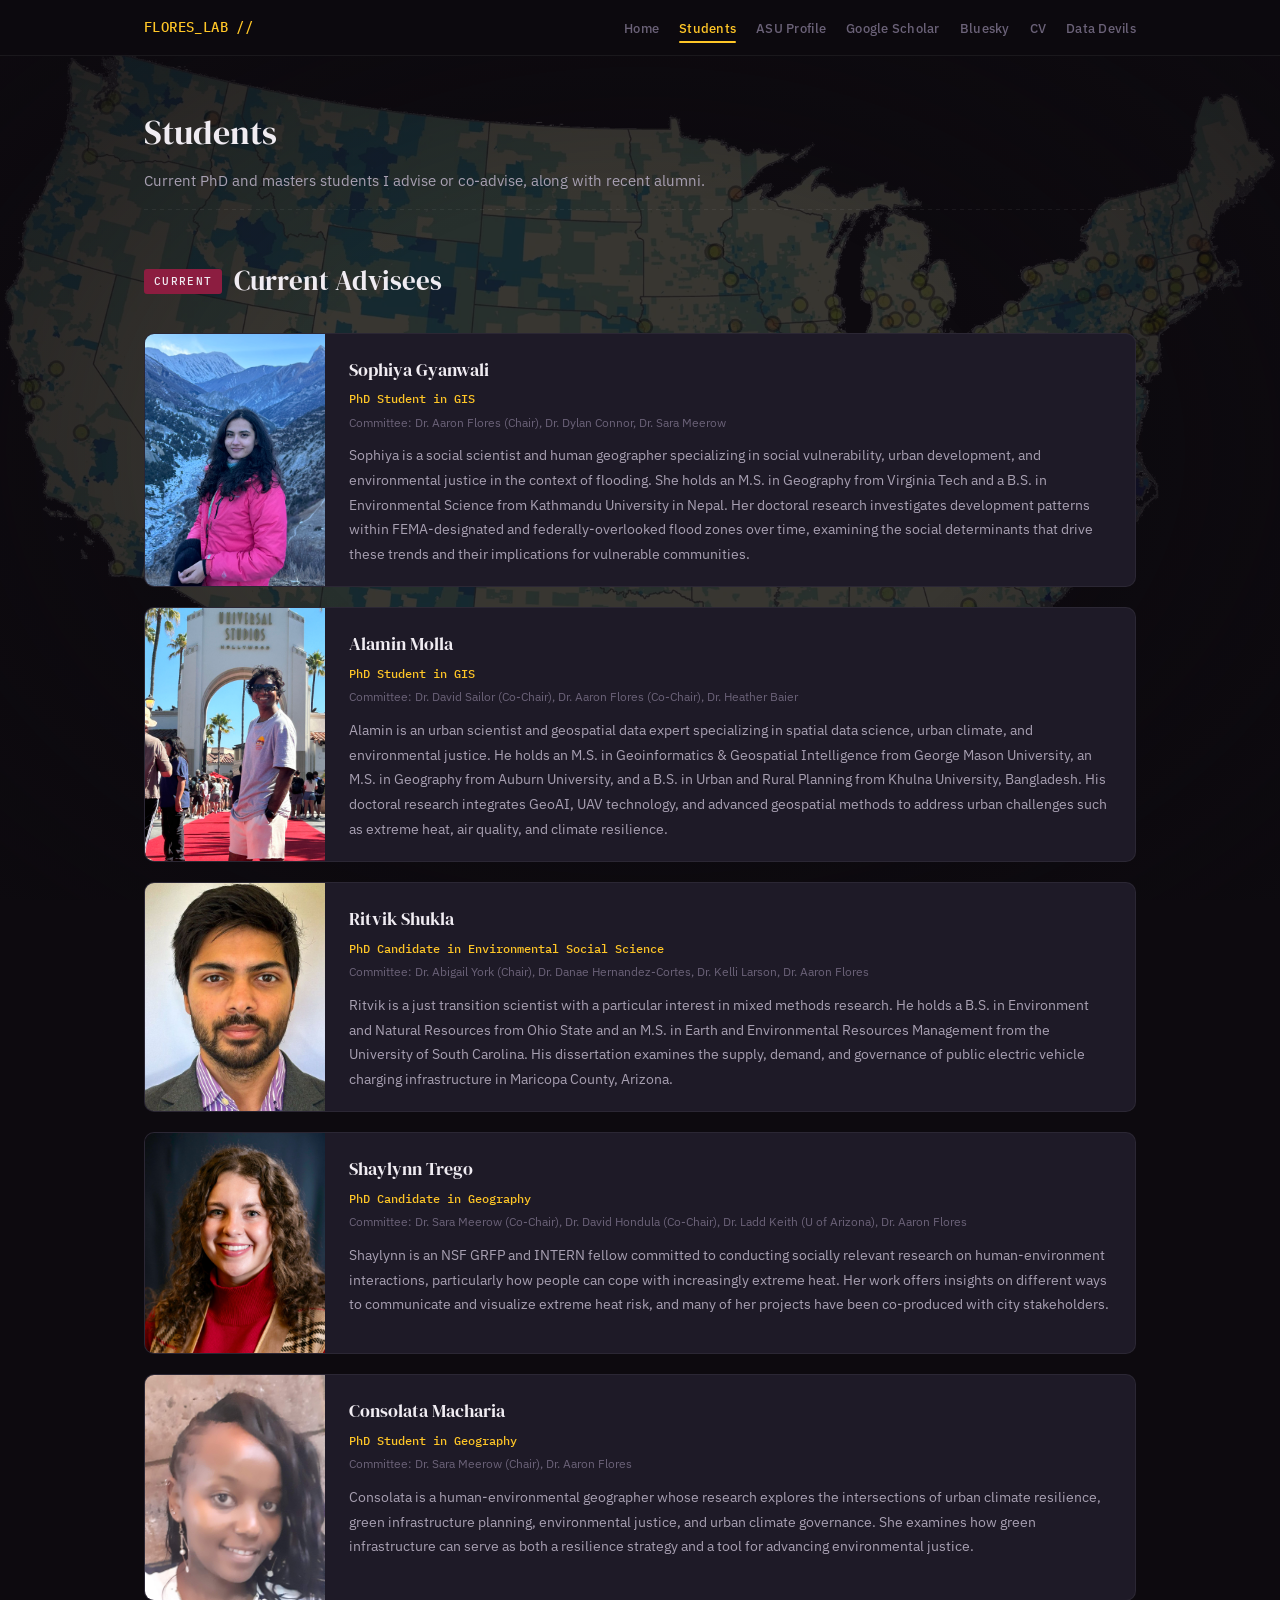
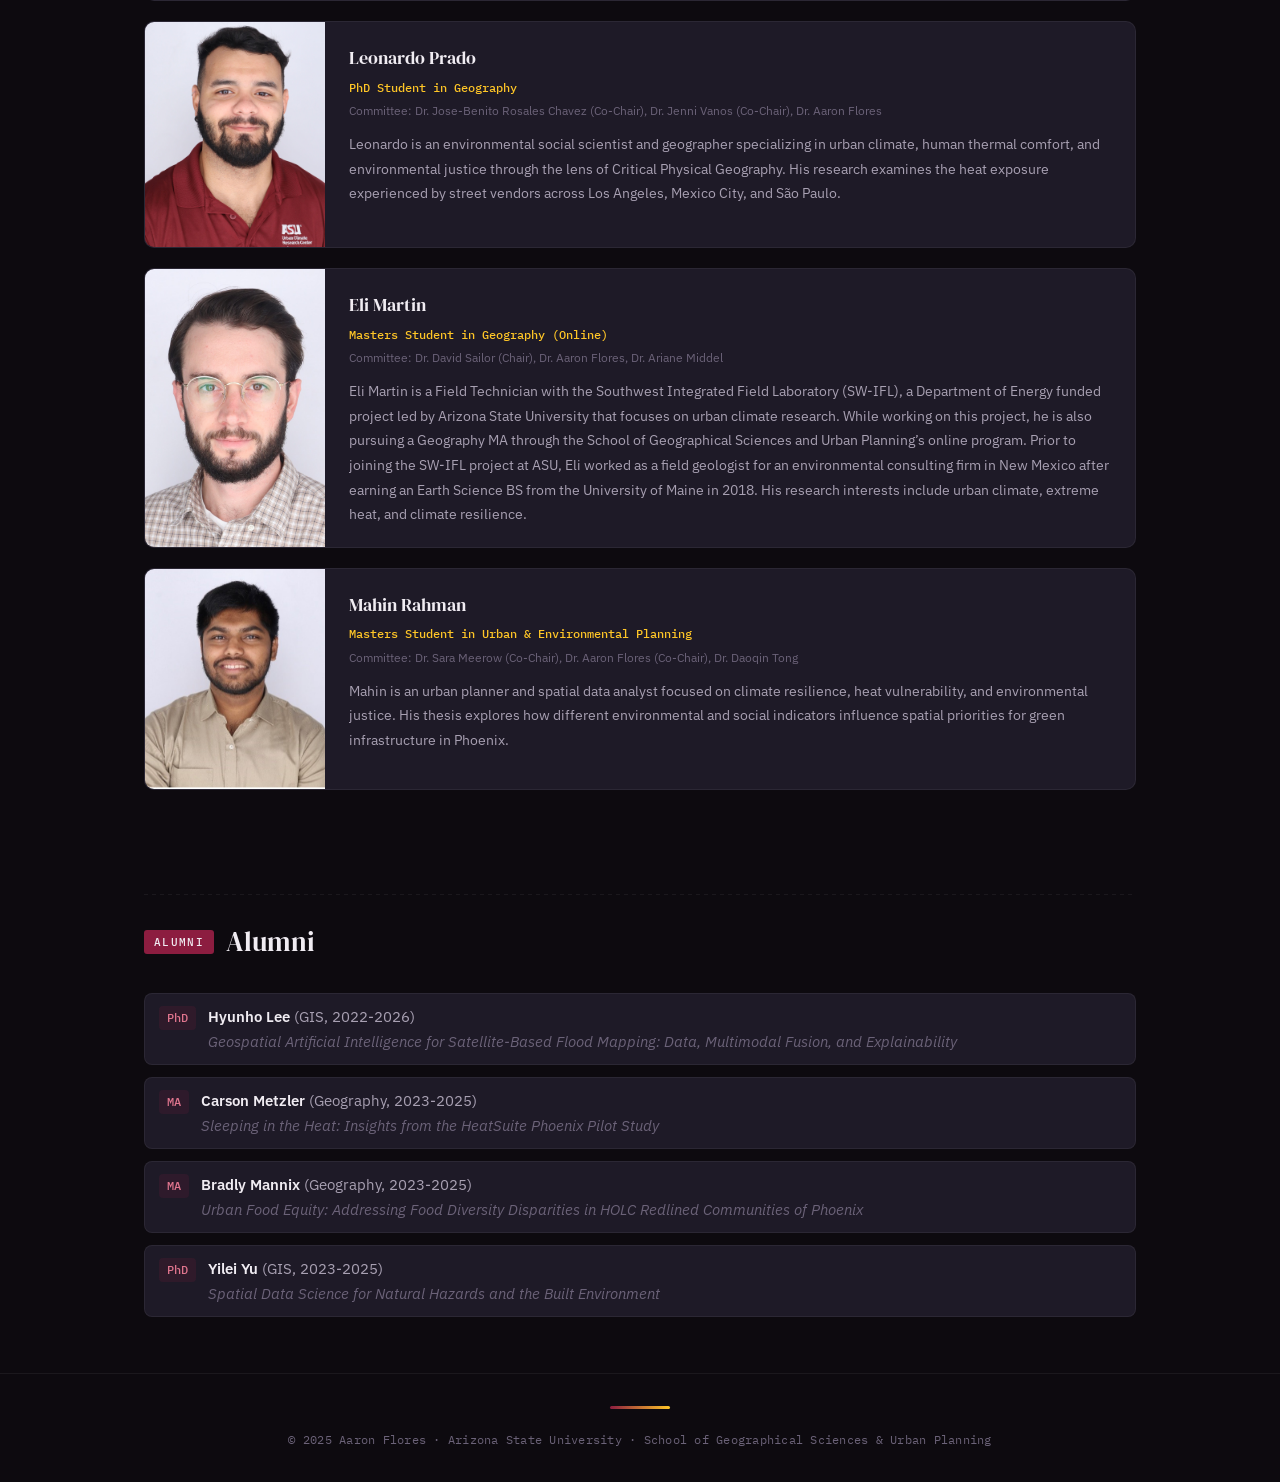
<file: students.html>
<!DOCTYPE html>
<html lang="en">
<head>
  <meta charset="UTF-8">
  <meta name="viewport" content="width=device-width, initial-scale=1.0">
  <title>Students | Dr. Aaron Flores</title>
  <meta name="description" content="Current and former students advised by Dr. Aaron Flores at Arizona State University.">
  <style>
/* ============================================
   Dr. Aaron Flores — Academic Site
   ASU Maroon & Gold + Hazards Theme
   ============================================ */

@import url('https://fonts.googleapis.com/css2?family=DM+Serif+Display&family=IBM+Plex+Sans:ital,wght@0,300;0,400;0,500;0,600;0,700;1,400&family=IBM+Plex+Mono:wght@400;500&display=swap');

*, *::before, *::after {
  box-sizing: border-box;
  margin: 0;
  padding: 0;
}

:root {
  --asu-maroon: #8C1D40;
  --asu-maroon-deep: #6A1631;
  --asu-maroon-glow: rgba(140, 29, 64, 0.15);
  --asu-maroon-subtle: rgba(140, 29, 64, 0.08);
  --asu-gold: #FFC627;
  --asu-gold-dim: #D4A520;
  --asu-gold-glow: rgba(255, 198, 39, 0.12);
  --asu-gold-subtle: rgba(255, 198, 39, 0.06);

  --bg-deep: #0D0A0F;
  --bg-primary: #110E14;
  --bg-elevated: #181520;
  --bg-card: #1E1A27;
  --bg-card-hover: #252131;

  --flood-blue: #3B9FD4;
  --flood-blue-dim: #2678A3;
  --flood-blue-glow: rgba(59, 159, 212, 0.14);
  --health-purple: #9B6FCF;
  --health-purple-dim: #7B52B0;
  --health-purple-glow: rgba(155, 111, 207, 0.14);
  --heat-orange: #E8722A;
  --heat-red: #D94040;
  --heat-yellow: #F0B429;
  --safe-teal: #36B5A0;
  --safe-teal-dim: rgba(54, 181, 160, 0.12);

  --text-primary: #F0ECF2;
  --text-secondary: #A8A0B2;
  --text-muted: #6B6278;
  --text-accent: #FFC627;

  --border: rgba(255, 255, 255, 0.06);
  --border-accent: rgba(140, 29, 64, 0.3);
  --border-gold: rgba(255, 198, 39, 0.2);

  --font-display: 'DM Serif Display', Georgia, serif;
  --font-body: 'IBM Plex Sans', system-ui, sans-serif;
  --font-mono: 'IBM Plex Mono', monospace;

  --max-width: 1040px;
  --nav-height: 56px;
}

html { scroll-behavior: smooth; }

body {
  font-family: var(--font-body);
  font-size: 17px;
  line-height: 1.7;
  color: var(--text-primary);
  background: var(--bg-deep);
  -webkit-font-smoothing: antialiased;
}

img { max-width: 100%; height: auto; display: block; }

a {
  color: var(--asu-gold);
  text-decoration: none;
  transition: color 0.2s;
}
a:hover { color: #FFD75C; }

::selection {
  background: rgba(140, 29, 64, 0.45);
  color: white;
}


/* ---- Background map (CONUS flood data) ---- */
body::before {
  content: '';
  position: fixed;
  inset: 0;
  z-index: 0;
  background-image: url('images/conus_bg.webp');
  background-size: cover;
  background-position: center;
  background-repeat: no-repeat;
  opacity: 0.18;
  pointer-events: none;
}

/* Subtle vignette to fade the map edges */
body::after {
  content: '';
  position: fixed;
  inset: 0;
  z-index: 0;
  background: radial-gradient(ellipse at center, transparent 0%, transparent 40%, rgba(13, 10, 15, 0.6) 100%);
  pointer-events: none;
}

/* ---- Navigation ---- */
.nav {
  position: sticky;
  top: 0;
  z-index: 100;
  background: rgba(13, 10, 15, 0.88);
  backdrop-filter: blur(16px);
  -webkit-backdrop-filter: blur(16px);
  border-bottom: 1px solid var(--border);
  height: var(--nav-height);
}

.nav-inner {
  max-width: var(--max-width);
  margin: 0 auto;
  padding: 0 1.5rem;
  height: 100%;
  display: flex;
  align-items: center;
  justify-content: space-between;
}

.nav-name {
  font-family: var(--font-mono);
  font-size: 0.85rem;
  font-weight: 500;
  color: var(--asu-gold);
  letter-spacing: 0.03em;
}

.nav-links {
  display: flex;
  align-items: center;
  gap: 1.25rem;
  list-style: none;
}

.nav-links a {
  font-size: 0.82rem;
  font-weight: 500;
  color: var(--text-muted);
  letter-spacing: 0.02em;
  padding: 6px 0;
  position: relative;
  transition: color 0.2s;
}
.nav-links a:hover { color: var(--text-secondary); }
.nav-links a.active { color: var(--asu-gold); }
.nav-links a.active::after {
  content: '';
  position: absolute;
  bottom: 0;
  left: 0; right: 0;
  height: 2px;
  background: var(--asu-gold);
  border-radius: 1px;
}

.nav-toggle {
  display: none;
  background: none;
  border: none;
  cursor: pointer;
  padding: 8px;
  color: var(--text-secondary);
}
.nav-toggle svg { width: 22px; height: 22px; }

/* ---- Layout ---- */
.container {
  max-width: var(--max-width);
  margin: 0 auto;
  padding: 0 1.5rem;
  position: relative;
  z-index: 1;
}

.section { padding: 3.5rem 0; }
.section + .section { border-top: 1px solid var(--border); }

/* ---- Section Headers ---- */
.section-header {
  display: flex;
  align-items: center;
  gap: 0.75rem;
  margin-bottom: 1.75rem;
}

.section-tag {
  font-family: var(--font-mono);
  font-size: 0.68rem;
  font-weight: 500;
  letter-spacing: 0.12em;
  text-transform: uppercase;
  padding: 3px 10px;
  border-radius: 3px;
  white-space: nowrap;
}

.section-tag.flood { background: var(--flood-blue); color: #061A26; }
.section-tag.health { background: var(--health-purple); color: #1A0E26; }
.section-tag.heat { background: var(--heat-orange); color: #1A0A02; }
.section-tag.air { background: var(--safe-teal); color: #041A16; }
.section-tag.community { background: var(--asu-gold); color: #1A1400; }
.section-tag.asu { background: var(--asu-maroon); color: #F0ECF2; }

.section-header h2 {
  font-family: var(--font-display);
  font-size: 1.7rem;
  font-weight: 400;
  color: var(--text-primary);
}

/* ---- Hero ---- */
.hero {
  padding: 4rem 0 3rem;
  border-bottom: 1px solid var(--border);
}

.hero-grid {
  display: grid;
  grid-template-columns: 240px 1fr;
  gap: 2.5rem;
  align-items: start;
}

.hero-photo {
  width: 240px;
  height: 300px;
  border-radius: 10px;
  object-fit: cover;
  border: 2px solid var(--border-accent);
}

.hero-photo-placeholder {
  width: 240px;
  height: 300px;
  border-radius: 10px;
  background: var(--bg-card);
  border: 2px solid var(--border-accent);
  display: flex;
  align-items: center;
  justify-content: center;
  position: relative;
  overflow: hidden;
}
.hero-photo-placeholder::before {
  content: '';
  position: absolute;
  inset: 0;
  background: linear-gradient(135deg, var(--asu-maroon-glow) 0%, transparent 50%, var(--asu-gold-subtle) 100%);
}
.hero-photo-placeholder span {
  font-family: var(--font-display);
  font-size: 3rem;
  color: var(--asu-maroon);
  position: relative;
  z-index: 1;
}

.hero-coords {
  font-family: var(--font-mono);
  font-size: 0.7rem;
  color: rgba(255, 255, 255, 0.7);
  margin-top: 8px;
  text-align: center;
  letter-spacing: 0.04em;
}

.hero-text h1 {
  font-family: var(--font-display);
  font-size: 2.75rem;
  font-weight: 400;
  line-height: 1.15;
  margin-bottom: 0.35rem;
}

.hero-title-line {
  font-size: 1.05rem;
  font-weight: 600;
  color: #E0758E;
  background: var(--asu-maroon-glow);
  display: inline-block;
  padding: 2px 10px;
  border-radius: 4px;
  margin-bottom: 0.25rem;
}

.hero-dept {
  font-size: 0.92rem;
  color: var(--text-secondary);
  margin-bottom: 1.25rem;
}

.hero-bio {
  font-size: 0.95rem;
  color: var(--text-secondary);
  line-height: 1.8;
  max-width: 660px;
}
.hero-bio + .hero-bio { margin-top: 0.75rem; }

/* ---- Affiliation logos ---- */
.affiliation-logos {
  display: flex;
  align-items: center;
  gap: 1.5rem;
  margin-top: 1.25rem;
  padding-top: 1rem;
  border-top: 1px solid var(--border);
}

.affiliation-logos img {
  height: 50px;
  width: auto;
  opacity: 0.85;
  transition: opacity 0.2s;
}
.affiliation-logos img:hover {
  opacity: 1;
}

/* ---- Stat strip ---- */
.stat-strip {
  display: flex;
  gap: 1px;
  margin-top: 1.5rem;
  background: var(--border);
  border-radius: 8px;
  overflow: hidden;
  max-width: 520px;
}

.stat-item {
  flex: 1;
  background: var(--bg-card);
  padding: 12px 16px;
  text-align: center;
}

.stat-value {
  font-family: var(--font-mono);
  font-size: 1.25rem;
  font-weight: 500;
  color: var(--text-primary);
}
.stat-value.maroon { color: #E0758E; }
.stat-value.gold { color: var(--asu-gold); }
.stat-value.blue { color: var(--flood-blue); }
.stat-value.orange { color: var(--heat-orange); }
.stat-value.teal { color: var(--safe-teal); }
.stat-value.purple { color: var(--health-purple); }

.stat-label {
  font-size: 0.68rem;
  font-weight: 500;
  letter-spacing: 0.08em;
  text-transform: uppercase;
  color: var(--text-muted);
  margin-top: 2px;
}

/* ---- Pills ---- */
.pill-row {
  display: flex;
  flex-wrap: wrap;
  gap: 0.5rem;
  margin-top: 1.25rem;
}

.pill {
  display: inline-flex;
  align-items: center;
  gap: 6px;
  font-size: 0.82rem;
  font-weight: 500;
  padding: 7px 14px;
  border-radius: 6px;
  background: var(--bg-card);
  color: var(--text-secondary);
  border: 1px solid var(--border);
  transition: all 0.2s;
}
.pill:hover {
  background: var(--bg-card-hover);
  color: var(--text-primary);
  border-color: var(--border-gold);
}
.pill svg { width: 14px; height: 14px; flex-shrink: 0; }

.pill-accent {
  background: var(--asu-maroon);
  color: white;
  border-color: var(--asu-maroon);
}
.pill-accent:hover {
  background: var(--asu-maroon-deep);
  color: white;
  border-color: var(--asu-maroon-deep);
}

/* ---- Research Cards ---- */
.research-grid {
  display: grid;
  grid-template-columns: 1fr;
  gap: 1.5rem;
}

.research-card {
  background: var(--bg-card);
  border: 1px solid var(--border);
  border-radius: 10px;
  overflow: hidden;
  transition: border-color 0.3s, box-shadow 0.3s;
}
.research-card:hover {
  border-color: var(--border-accent);
  box-shadow: 0 4px 24px rgba(140, 29, 64, 0.08);
}

.research-card-accent { height: 4px; }
.research-card-accent.flood { background: linear-gradient(90deg, var(--flood-blue) 0%, var(--flood-blue-dim) 100%); }
.research-card-accent.health { background: linear-gradient(90deg, var(--health-purple) 0%, var(--health-purple-dim) 100%); }
.research-card-accent.heat { background: linear-gradient(90deg, var(--heat-red) 0%, var(--heat-orange) 50%, var(--heat-yellow) 100%); }
.research-card-accent.air { background: linear-gradient(90deg, var(--safe-teal) 0%, #2A8F7E 100%); }
.research-card-accent.asu { background: linear-gradient(90deg, var(--asu-maroon) 0%, var(--asu-gold) 100%); }

.research-card-body { padding: 1.5rem 1.75rem; }

.research-card-body h3 {
  font-family: var(--font-display);
  font-size: 1.25rem;
  font-weight: 400;
  color: var(--text-primary);
  margin-bottom: 0.6rem;
}

.research-card-body p {
  font-size: 0.92rem;
  color: var(--text-secondary);
  line-height: 1.75;
}
.research-card-body p + p { margin-top: 0.6rem; }

.research-card-img { width: 100%; height: 220px; object-fit: cover; }

.research-img-placeholder { width: 100%; overflow: hidden; }
.research-img-placeholder svg { width: 100%; height: auto; display: block; }

.pub-links { margin-top: 1rem; display: flex; flex-wrap: wrap; gap: 0.5rem; }

.pub-link {
  font-family: var(--font-mono);
  font-size: 0.75rem;
  font-weight: 500;
  padding: 5px 12px;
  border-radius: 5px;
  transition: all 0.2s;
}

.pub-link.flood-link { background: var(--flood-blue-glow); color: var(--flood-blue); border: 1px solid rgba(59, 159, 212, 0.2); }
.pub-link.flood-link:hover { background: var(--flood-blue); color: white; border-color: var(--flood-blue); }
.pub-link.health-link { background: var(--health-purple-glow); color: var(--health-purple); border: 1px solid rgba(155, 111, 207, 0.2); }
.pub-link.health-link:hover { background: var(--health-purple); color: white; border-color: var(--health-purple); }
.pub-link.heat-link { background: rgba(232, 114, 42, 0.1); color: var(--heat-orange); border: 1px solid rgba(232, 114, 42, 0.2); }
.pub-link.heat-link:hover { background: var(--heat-orange); color: white; border-color: var(--heat-orange); }
.pub-link.teal-link { background: var(--safe-teal-dim); color: var(--safe-teal); border: 1px solid rgba(54, 181, 160, 0.2); }
.pub-link.teal-link:hover { background: var(--safe-teal); color: white; border-color: var(--safe-teal); }

/* ---- Two-column editorial ---- */
.editorial-row { display: grid; grid-template-columns: 1fr 1fr; gap: 1.5rem; }

/* ---- Data callout ---- */
.data-callout { display: inline-flex; align-items: baseline; gap: 4px; margin: 0.5rem 0; }
.data-callout .data-num { font-family: var(--font-mono); font-size: 1.6rem; font-weight: 500; color: var(--health-purple); }
.data-callout .data-unit { font-size: 0.85rem; color: var(--text-muted); }

/* ---- Community card ---- */
.community-card {
  background: var(--bg-card);
  border: 1px solid var(--border);
  border-radius: 10px;
  padding: 1.75rem;
  position: relative;
  overflow: hidden;
}
.community-card::before {
  content: '';
  position: absolute;
  top: 0; left: 0; right: 0;
  height: 4px;
  background: linear-gradient(90deg, var(--asu-maroon) 0%, var(--asu-gold) 100%);
}
.community-card h3 { font-family: var(--font-display); font-size: 1.2rem; font-weight: 400; color: var(--text-primary); margin-bottom: 0.6rem; }
.community-card p { font-size: 0.92rem; color: var(--text-secondary); line-height: 1.75; }
.community-card p + p { margin-top: 0.6rem; }

.media-links { margin-top: 1rem; display: flex; flex-wrap: wrap; gap: 0.5rem; }
.media-link {
  font-family: var(--font-mono);
  font-size: 0.75rem;
  font-weight: 500;
  padding: 5px 12px;
  border-radius: 5px;
  background: var(--asu-gold-glow);
  color: var(--asu-gold);
  border: 1px solid var(--border-gold);
  transition: all 0.2s;
}
.media-link:hover { background: var(--asu-gold); color: #1A1400; border-color: var(--asu-gold); }

/* ---- Students ---- */
.page-header { padding: 3rem 0 1rem; }
.page-header h1 { font-family: var(--font-display); font-size: 2.1rem; font-weight: 400; }
.page-header p { font-size: 0.95rem; color: var(--text-secondary); margin-top: 0.4rem; }

.students-grid { display: grid; grid-template-columns: 1fr; gap: 1.25rem; }

.student-card {
  background: var(--bg-card);
  border: 1px solid var(--border);
  border-radius: 10px;
  overflow: hidden;
  display: flex;
  transition: border-color 0.3s, box-shadow 0.3s;
}
.student-card:hover { border-color: var(--border-accent); box-shadow: 0 4px 24px rgba(140, 29, 64, 0.06); }

.student-photo { width: 180px; min-height: 220px; object-fit: cover; flex-shrink: 0; }
.student-photo-placeholder {
  width: 180px; min-height: 220px; flex-shrink: 0;
  background: var(--bg-elevated);
  display: flex; align-items: center; justify-content: center;
  font-family: var(--font-display); font-size: 1.5rem; color: var(--text-muted);
  position: relative;
}
.student-photo-placeholder::after {
  content: ''; position: absolute; inset: 0;
  background: linear-gradient(180deg, transparent 50%, var(--asu-maroon-subtle) 100%);
}

.student-info { padding: 1.25rem 1.5rem; flex: 1; }
.student-name { font-family: var(--font-display); font-size: 1.15rem; font-weight: 400; color: var(--text-primary); margin-bottom: 0.2rem; }
.student-program { font-family: var(--font-mono); font-size: 0.78rem; font-weight: 500; color: var(--asu-gold); margin-bottom: 0.15rem; }
.student-committee { font-size: 0.78rem; color: var(--text-muted); margin-bottom: 0.65rem; }
.student-bio { font-size: 0.88rem; color: var(--text-secondary); line-height: 1.75; }

/* Alumni */
.alumni-section { padding: 2.5rem 0 3.5rem; }
.alumni-list { list-style: none; display: flex; flex-direction: column; gap: 0.75rem; margin-top: 1rem; }
.alumni-item {
  display: flex; gap: 0.75rem; align-items: baseline;
  font-size: 0.92rem; color: var(--text-secondary);
  padding: 10px 14px; background: var(--bg-card); border-radius: 8px; border: 1px solid var(--border);
}
.alumni-item strong { color: var(--text-primary); font-weight: 600; }
.alumni-degree {
  font-family: var(--font-mono); font-size: 0.72rem; font-weight: 500;
  padding: 2px 8px; border-radius: 4px;
  background: var(--asu-maroon-glow); color: #E0758E; white-space: nowrap;
}

/* ---- Footer ---- */
.footer { border-top: 1px solid var(--border); padding: 2rem 0; text-align: center; }
.footer-inner { font-size: 0.78rem; color: var(--text-muted); font-family: var(--font-mono); letter-spacing: 0.02em; }
.footer a { color: var(--text-muted); }
.footer a:hover { color: var(--asu-gold); }
.footer::before {
  content: ''; display: block; width: 60px; height: 3px;
  background: linear-gradient(90deg, var(--asu-maroon), var(--asu-gold));
  border-radius: 2px; margin: 0 auto 1.25rem;
}

/* ---- Dashed grid line ---- */
.grid-line {
  width: 100%; height: 1px;
  background: repeating-linear-gradient(90deg, var(--border) 0px, var(--border) 4px, transparent 4px, transparent 8px);
  margin: 0.5rem 0;
}

/* ---- Responsive ---- */
@media (max-width: 768px) {
  .nav-links {
    display: none; position: absolute; top: var(--nav-height); left: 0; right: 0;
    background: rgba(13, 10, 15, 0.95); backdrop-filter: blur(16px);
    border-bottom: 1px solid var(--border); flex-direction: column; padding: 1rem 1.5rem; gap: 0.75rem;
  }
  .nav-links.open { display: flex; }
  .nav-toggle { display: block; }
  .nav-inner { position: relative; }

  .hero-grid { grid-template-columns: 1fr; text-align: center; }
  .hero-photo-col { justify-self: center; }
  .hero-photo, .hero-photo-placeholder { width: 180px; height: 220px; }
  .hero-bio { max-width: 100%; }
  .stat-strip { max-width: 100%; }
  .pill-row { justify-content: center; }
  .hero-text h1 { font-size: 2rem; }
  .affiliation-logos { justify-content: center; }

  .editorial-row { grid-template-columns: 1fr; }

  .student-card { flex-direction: column; }
  .student-photo, .student-photo-placeholder { width: 100%; min-height: 140px; height: 140px; }
}

@media (max-width: 480px) {
  .stat-strip { flex-wrap: wrap; }
  .stat-item { flex: 1 1 45%; }
}

</style>
</head>
<body>
  <nav class="nav">
    <div class="nav-inner">
      <a href="index.html" class="nav-name">FLORES_LAB //</a>
      <button class="nav-toggle" aria-label="Toggle navigation" onclick="document.querySelector('.nav-links').classList.toggle('open')">
        <svg viewBox="0 0 24 24" fill="none" stroke="currentColor" stroke-width="2" stroke-linecap="round">
          <line x1="3" y1="6" x2="21" y2="6"/><line x1="3" y1="12" x2="21" y2="12"/><line x1="3" y1="18" x2="21" y2="18"/>
        </svg>
      </button>
      <ul class="nav-links">
        <li><a href="index.html">Home</a></li>
        <li><a href="students.html" class="active">Students</a></li>
        <li><a href="https://search.asu.edu/profile/3269825" target="_blank" rel="noopener">ASU Profile</a></li>
        <li><a href="https://scholar.google.com/citations?user=OSSzZk4AAAAJ&hl=en&oi=ao" target="_blank" rel="noopener">Google Scholar</a></li>
        <li><a href="https://bsky.app/profile/aaflores.bsky.social" target="_blank" rel="noopener">Bluesky</a></li>
        <li><a href="files/CV_March_2026.pdf" target="_blank" rel="noopener">CV</a></li>
        <li><a href="https://thesanfordschool.asu.edu/data-devils" target="_blank" rel="noopener">Data Devils</a></li>
      </ul>
    </div>
  </nav>

  <main class="container">
    <div class="page-header"><h1>Students</h1><p>Current PhD and masters students I advise or co-advise, along with recent alumni.</p><div class="grid-line" style="margin-top: 1rem;"></div></div>

    <section class="section" style="padding-top: 1.5rem;">
      <div class="section-header"><span class="section-tag asu">Current</span><h2>Current Advisees</h2></div>
      <div class="students-grid">
        <div class="student-card"><img src="images/sophiya.jpg" alt="Sophiya Gyanwali" class="student-photo"><div class="student-info"><h3 class="student-name">Sophiya Gyanwali</h3><p class="student-program">PhD Student in GIS</p><p class="student-committee">Committee: Dr. Aaron Flores (Chair), Dr. Dylan Connor, Dr. Sara Meerow</p><p class="student-bio">Sophiya is a social scientist and human geographer specializing in social vulnerability, urban development, and environmental justice in the context of flooding. She holds an M.S. in Geography from Virginia Tech and a B.S. in Environmental Science from Kathmandu University in Nepal. Her doctoral research investigates development patterns within FEMA-designated and federally-overlooked flood zones over time, examining the social determinants that drive these trends and their implications for vulnerable communities.</p></div></div>
        <div class="student-card"><img src="images/alamin.jpg" alt="Alamin Molla" class="student-photo"><div class="student-info"><h3 class="student-name">Alamin Molla</h3><p class="student-program">PhD Student in GIS</p><p class="student-committee">Committee: Dr. David Sailor (Co-Chair), Dr. Aaron Flores (Co-Chair), Dr. Heather Baier</p><p class="student-bio">Alamin is an urban scientist and geospatial data expert specializing in spatial data science, urban climate, and environmental justice. He holds an M.S. in Geoinformatics &amp; Geospatial Intelligence from George Mason University, an M.S. in Geography from Auburn University, and a B.S. in Urban and Rural Planning from Khulna University, Bangladesh. His doctoral research integrates GeoAI, UAV technology, and advanced geospatial methods to address urban challenges such as extreme heat, air quality, and climate resilience.</p></div></div>
        <div class="student-card"><img src="images/ritvik.jpg" alt="Ritvik Shukla" class="student-photo"><div class="student-info"><h3 class="student-name">Ritvik Shukla</h3><p class="student-program">PhD Candidate in Environmental Social Science</p><p class="student-committee">Committee: Dr. Abigail York (Chair), Dr. Danae Hernandez-Cortes, Dr. Kelli Larson, Dr. Aaron Flores</p><p class="student-bio">Ritvik is a just transition scientist with a particular interest in mixed methods research. He holds a B.S. in Environment and Natural Resources from Ohio State and an M.S. in Earth and Environmental Resources Management from the University of South Carolina. His dissertation examines the supply, demand, and governance of public electric vehicle charging infrastructure in Maricopa County, Arizona.</p></div></div>
        <div class="student-card"><img src="images/shaylynn.jpeg" alt="Shaylynn Trego" class="student-photo"><div class="student-info"><h3 class="student-name">Shaylynn Trego</h3><p class="student-program">PhD Candidate in Geography</p><p class="student-committee">Committee: Dr. Sara Meerow (Co-Chair), Dr. David Hondula (Co-Chair), Dr. Ladd Keith (U of Arizona), Dr. Aaron Flores</p><p class="student-bio">Shaylynn is an NSF GRFP and INTERN fellow committed to conducting socially relevant research on human-environment interactions, particularly how people can cope with increasingly extreme heat. Her work offers insights on different ways to communicate and visualize extreme heat risk, and many of her projects have been co-produced with city stakeholders.</p></div></div>
        <div class="student-card"><img src="images/consolata.jpg" alt="Consolata Macharia" class="student-photo"><div class="student-info"><h3 class="student-name">Consolata Macharia</h3><p class="student-program">PhD Student in Geography</p><p class="student-committee">Committee: Dr. Sara Meerow (Chair), Dr. Aaron Flores</p><p class="student-bio">Consolata is a human-environmental geographer whose research explores the intersections of urban climate resilience, green infrastructure planning, environmental justice, and urban climate governance. She examines how green infrastructure can serve as both a resilience strategy and a tool for advancing environmental justice.</p></div></div>
        <div class="student-card"><img src="images/leo.jpg" alt="Leonardo Prado" class="student-photo"><div class="student-info"><h3 class="student-name">Leonardo Prado</h3><p class="student-program">PhD Student in Geography</p><p class="student-committee">Committee: Dr. Jose-Benito Rosales Chavez (Co-Chair), Dr. Jenni Vanos (Co-Chair), Dr. Aaron Flores</p><p class="student-bio">Leonardo is an environmental social scientist and geographer specializing in urban climate, human thermal comfort, and environmental justice through the lens of Critical Physical Geography. His research examines the heat exposure experienced by street vendors across Los Angeles, Mexico City, and S&atilde;o Paulo.</p></div></div>
        <div class="student-card"><img src="images/eli.jpg" alt="Eli Martin" class="student-photo"><div class="student-info"><h3 class="student-name">Eli Martin</h3><p class="student-program">Masters Student in Geography (Online)</p><p class="student-committee">Committee: Dr. David Sailor (Chair), Dr. Aaron Flores, Dr. Ariane Middel</p><p class="student-bio">Eli Martin is a Field Technician with the Southwest Integrated Field Laboratory (SW-IFL), a Department of Energy funded project led by Arizona State University that focuses on urban climate research. While working on this project, he is also pursuing a Geography MA through the School of Geographical Sciences and Urban Planning&rsquo;s online program. Prior to joining the SW-IFL project at ASU, Eli worked as a field geologist for an environmental consulting firm in New Mexico after earning an Earth Science BS from the University of Maine in 2018. His research interests include urban climate, extreme heat, and climate resilience.</p></div></div>
        <div class="student-card"><img src="images/mahin.jpg" alt="Mahin Rahman" class="student-photo"><div class="student-info"><h3 class="student-name">Mahin Rahman</h3><p class="student-program">Masters Student in Urban &amp; Environmental Planning</p><p class="student-committee">Committee: Dr. Sara Meerow (Co-Chair), Dr. Aaron Flores (Co-Chair), Dr. Daoqin Tong</p><p class="student-bio">Mahin is an urban planner and spatial data analyst focused on climate resilience, heat vulnerability, and environmental justice. His thesis explores how different environmental and social indicators influence spatial priorities for green infrastructure in Phoenix.</p></div></div>
      </div>
    </section>

    <section class="alumni-section">
      <div class="grid-line"></div>
      <div class="section-header" style="margin-top: 1.5rem;"><span class="section-tag asu">Alumni</span><h2>Alumni</h2></div>
      <ul class="alumni-list">
        <li class="alumni-item"><span class="alumni-degree">PhD</span><div><strong>Hyunho Lee</strong> (GIS, 2022-2026)<br><em style="color: var(--text-muted);">Geospatial Artificial Intelligence for Satellite-Based Flood Mapping: Data, Multimodal Fusion, and Explainability</em></div></li>
        <li class="alumni-item"><span class="alumni-degree">MA</span><div><strong>Carson Metzler</strong> (Geography, 2023-2025)<br><em style="color: var(--text-muted);">Sleeping in the Heat: Insights from the HeatSuite Phoenix Pilot Study</em></div></li>
        <li class="alumni-item"><span class="alumni-degree">MA</span><div><strong>Bradly Mannix</strong> (Geography, 2023-2025)<br><em style="color: var(--text-muted);">Urban Food Equity: Addressing Food Diversity Disparities in HOLC Redlined Communities of Phoenix</em></div></li>
        <li class="alumni-item"><span class="alumni-degree">PhD</span><div><strong>Yilei Yu</strong> (GIS, 2023-2025)<br><em style="color: var(--text-muted);">Spatial Data Science for Natural Hazards and the Built Environment</em></div></li>
      </ul>
    </section>
  </main>

  <footer class="footer"><div class="container"><div class="footer-inner">&copy; 2025 Aaron Flores &middot; Arizona State University &middot; School of Geographical Sciences &amp; Urban Planning</div></div></footer>

  

</body>
</html>
</file>
